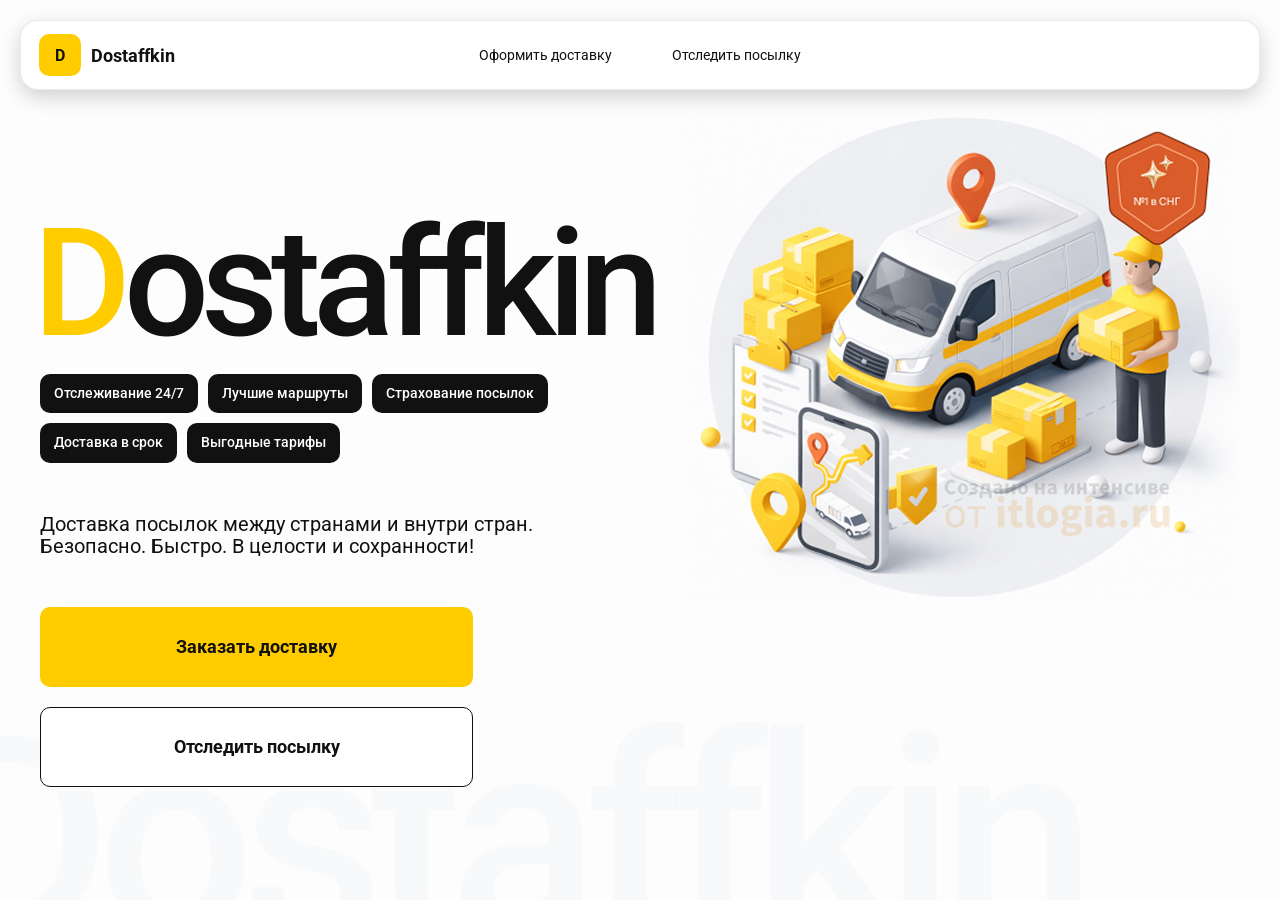
<file: index.html>
<!doctype html>
<html lang="ru">

<head>
    <meta charset="utf-8" />
    <meta name="viewport" content="width=device-width,initial-scale=1,maximum-scale=1,user-scalable=0" />
    <title>Dostaffkin — Доставка посылок между странами и внутри стран. Безопасно. Быстро. В целости и сохранности!
    </title>

    <link href="styles/base.css" rel="stylesheet" />
    <link href="styles/base_adaptive.css" rel="stylesheet" />
    <link href="styles/index.css" rel="stylesheet" />
    <link href="styles/index_adaptive.css" rel="stylesheet" />

</head>

<body>
    <div class="container">
        <header class="header">
            <a class="header-brand" href="#">
                <div class="header-logo">D</div>
                <div class="header-title">Dostaffkin</div>
            </a>
            <nav class="header-menu">
                <a class="header-link" href="./Order.html">Оформить <span>доставку</span></a>
                <a class="header-link" href="./track.html">Отследить <span>посылку</span></a>
            </nav>
        </header>
        <main class="main">
            <section class="main-info">
                <div class="main-title">
                    <span>D</span>ostaffkin
                </div>
                <div class="main-features">
                    <div class="main-feature">Отслеживание 24/7</div>
                    <div class="main-feature">Лучшие маршруты</div>
                    <div class="main-feature">Страхование посылок</div>
                    <div class="main-feature">Доставка в срок</div>
                    <div class="main-feature">Выгодные тарифы</div>
                </div>
                <div class="main-description">
                    Доставка посылок между странами и внутри стран.
                    Безопасно. Быстро. В целости и сохранности!
                </div>
                <div class="main-actions">
                    <a class="button" type="button" href="./order.html">Заказать доставку</a>
                    <a class="button button-white" type="button" href="./track.html">Отследить посылку</a>
                </div>
            </section>
            <div class="main-title-ghost">Dostaffkin</div>
            <section class="main-image">
                <img src="images/main-image.png" alt="Main image" />
            </section>
        </main>
    </div>
</body>

</html>
</file>
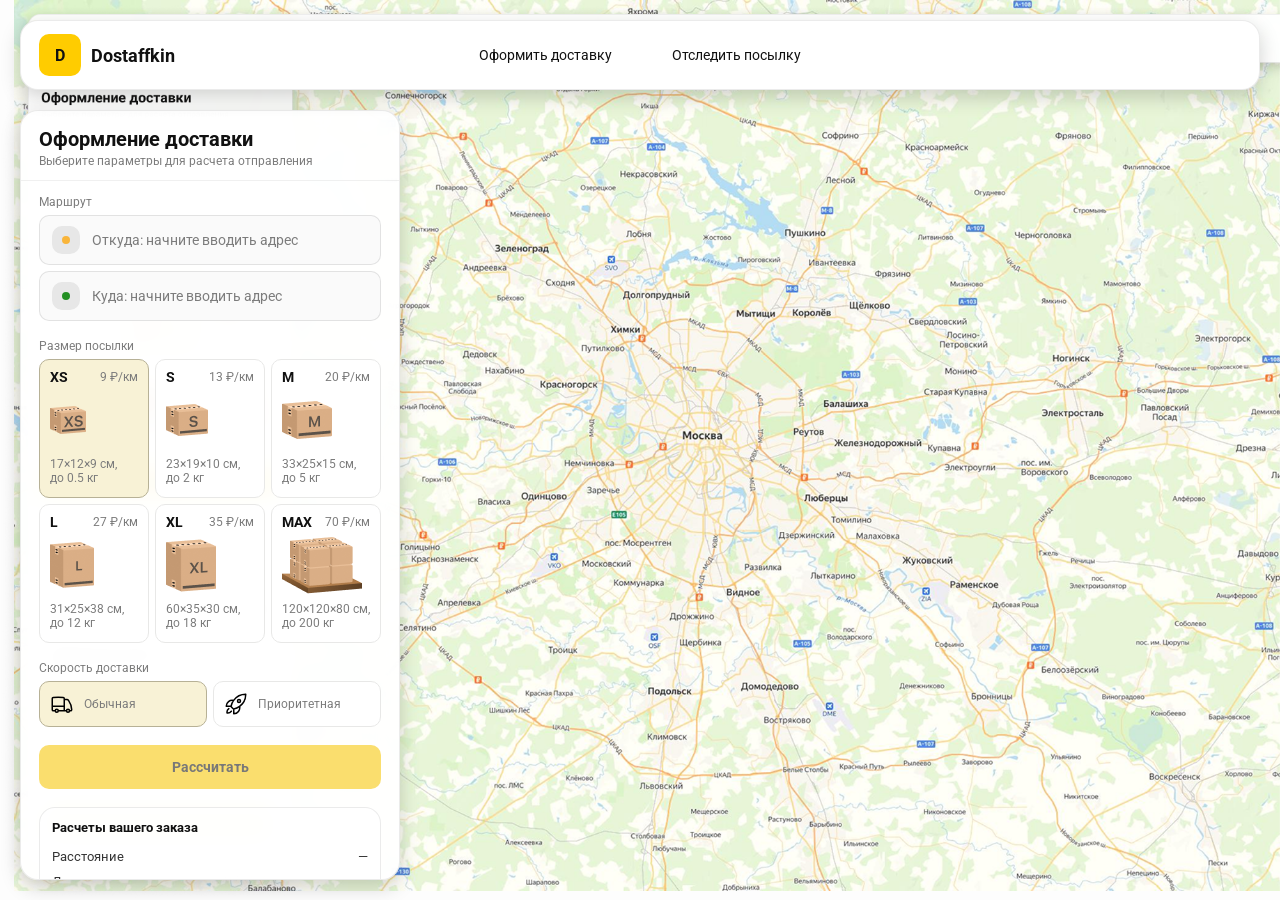
<file: order.html>
<!doctype html>
<html lang="ru">

<head>
    <meta charset="utf-8" />
    <meta name="viewport" content="width=device-width,initial-scale=1,maximum-scale=1,user-scalable=0" />
    <title>Оформление доставки</title>

    <link rel="stylesheet" href="styles/base.css" />
    <link rel="stylesheet" href="styles/base_adaptive.css" />

    <link rel="stylesheet" href="styles/order.css" />
    <link rel="stylesheet" href="styles/order_adaptive.css" />
</head>

<body>
    <div id="map"></div>

    <header class="header">
        <a class="header-brand" href="./index.html">
            <div class="header-logo">D</div>
            <div class="header-title">Dostaffkin</div>
        </a>
        <nav class="header-menu">
            <a class="header-link" href="#">Оформить <span>доставку</span></a>
            <a class="header-link" href="./track.html">Отследить <span>посылку</span></a>
        </nav>
    </header>

    <aside class="main" id="sidebar">
        <div class="main-header">
            <div class="main-title">Оформление доставки</div>
            <div class="main-text">Выберите параметры для расчета отправления</div>
        </div>
        <div class="main-content">
            <div class="main-route">
                <div class="main-block-title">Маршрут</div>
                <div class="main-fields">
                    <div class="main-field" id="fromField">
                        <div class="main-pin"></div>
                        <input id="from" placeholder="Откуда: начните вводить адрес" autocomplete="off" />
                        <div class="main-ac" id="fromAc" role="listbox" aria-label="Подсказки адресов"></div>
                    </div>

                    <div class="main-field" id="toField">
                        <div class="main-pin"></div>
                        <input id="to" placeholder="Куда: начните вводить адрес" autocomplete="off" />
                        <div class="main-ac" id="toAc" role="listbox" aria-label="Подсказки адресов"></div>
                    </div>
                </div>
            </div>

            <div class="main-package">
                <div class="main-block-title">Размер посылки</div>

                <div class="main-sizes">
                    <div class="main-size-card is-active" data-value="xs">
                        <div class="main-size-top">
                            <div class="main-size-label">XS</div>
                            <div class="main-size-rate">9 ₽/км</div>
                        </div>
                        <div class="main-size-media">
                            <img src="images/sizes/xs.png" alt="Короб XS" />
                        </div>
                        <div class="main-size-description">17×12×9 см,<br>до 0.5 кг</div>
                    </div>

                    <div class="main-size-card" data-value="s">
                        <div class="main-size-top">
                            <div class="main-size-label">S</div>
                            <div class="main-size-rate">13 ₽/км</div>
                        </div>
                        <div class="main-size-media">
                            <img src="images/sizes/s.png" alt="Короб S" />
                        </div>
                        <div class="main-size-description">23×19×10 см,<br>до 2 кг</div>
                    </div>

                    <div class="main-size-card" data-value="m">
                        <div class="main-size-top">
                            <div class="main-size-label">M</div>
                            <div class="main-size-rate">20 ₽/км</div>
                        </div>
                        <div class="main-size-media">
                            <img src="images/sizes/m.png" alt="Короб M" />
                        </div>
                        <div class="main-size-description">33×25×15 см,<br>до 5 кг</div>
                    </div>

                    <div class="main-size-card" data-value="l">
                        <div class="main-size-top">
                            <div class="main-size-label">L</div>
                            <div class="main-size-rate">27 ₽/км</div>
                        </div>
                        <div class="main-size-media">
                            <img src="images/sizes/l.png" alt="Короб L" />
                        </div>
                        <div class="main-size-description">31×25×38 см,<br>до 12 кг</div>
                    </div>

                    <div class="main-size-card" data-value="xl">
                        <div class="main-size-top">
                            <div class="main-size-label">XL</div>
                            <div class="main-size-rate">35 ₽/км</div>
                        </div>
                        <div class="main-size-media">
                            <img src="images/sizes/xl.png" alt="Короб XL" />
                        </div>
                        <div class="main-size-description">60×35×30 см,<br>до 18 кг</div>
                    </div>

                    <div class="main-size-card" data-value="max">
                        <div class="main-size-top">
                            <div class="main-size-label">MAX</div>
                            <div class="main-size-rate">70 ₽/км</div>
                        </div>
                        <div class="main-size-media main-size-media-palleta">
                            <img src="images/sizes/max.png" alt="Паллета" />
                        </div>
                        <div class="main-size-description">120×120×80 см,<br>до 200 кг</div>
                    </div>
                </div>
            </div>
            <div class="main-speed">
                <div class="main-block-title">Скорость доставки</div>

                <div class="main-speeds">
                    <div class="main-speed-card is-active" data-value="regular">
                        <img class="main-speed-media" src="images/icons/regular.svg" alt="Regular" />
                        <div class="main-speed-description">Обычная</div>
                    </div>
                    <div class="main-speed-card" data-value="fast">
                        <img class="main-speed-media" src="images/icons/fast.svg" alt="Fast" />
                        <div class="main-speed-description">Приоритетная</div>
                    </div>

                </div>
            </div>
            <div class="main-calculate-block">
                <button id="calc" class="button calculate-button" type="button" disabled>Рассчитать</button>
            </div>
            <div class="main-result" id="result">
                <div class="main-result-title">Расчеты вашего заказа</div>
                <div class="main-result-lines">
                    <div class="main-result-line"><span>Расстояние</span><span id="distanceValue">—</span></div>
                    <div class="main-result-line"><span>Доставим через</span><span id="durationValue">—</span></div>
                    <div class="main-result-line"><span>Тариф</span><span id="rateValue">—</span></div>
                </div>
                <div class="main-price">
                    <div class="main-price-label">Итого</div>
                    <div class="main-price-value" id="totalValue">—</div>
                </div>
            </div>
            <div class="main-order-box">
                <div class="main-order-form" id="orderForm">
                    <div class="main-order-title">Оформление доставки</div>
                    <div class="main-block-info-row">
                        <div class="main-block-title">Контакты</div>
                        <div class="order-fields">
                            <div class="main-field">
                                <input id="customerName" placeholder="Ваше имя" autocomplete="off" />
                            </div>
                            <div class="main-field">
                                <input id="customerPhone" placeholder="Ваш телефон" autocomplete="off"
                                    inputmode="tel" />
                            </div>
                        </div>
                    </div>
                    <div class="main-block-info-row extra-info">
                        <div class="main-block-title">Дополнительная информация</div>
                        <div class="main-field textarea">
                            <textarea id="comment" placeholder="Детали доставки и комментарии"></textarea>
                        </div>
                    </div>
                    <button id="submit" class="button main-submit-request" type="button" disabled>Отправить
                        заявку
                    </button>
                </div>

                <div class="main-order-success" id="orderSuccess">
                    <div class="main-success-icon">✓</div>
                    <div class="main-success-title">Заявка отправлена!</div>
                    <div class="main-success-title">Номер отправления – <span id="orderId"></span></div>
                    <div class="main-success-subtitle">Мы скоро свяжемся с вами</div>
                </div>
            </div>
        </div>
    </aside>

</body>

</html>
</file>
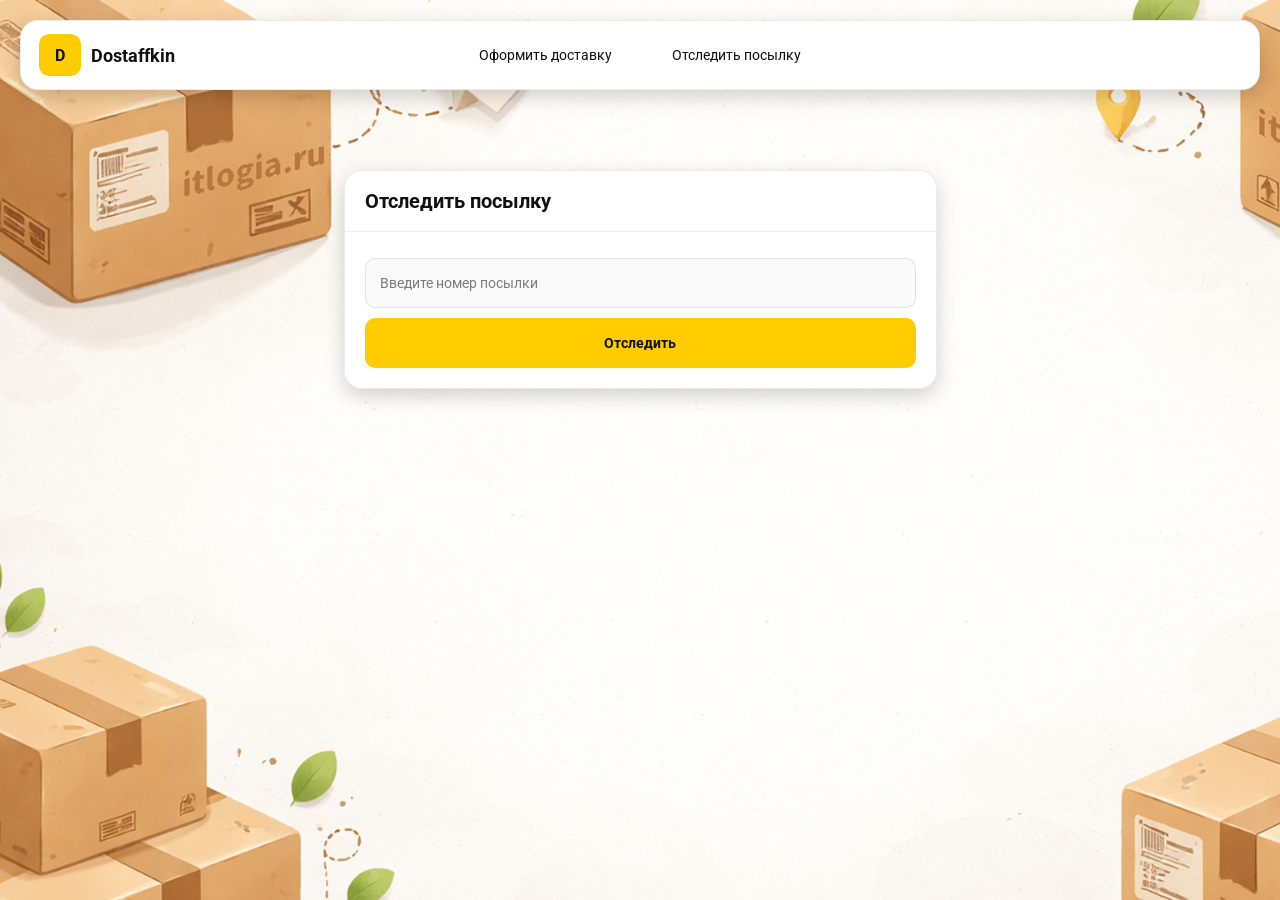
<file: track.html>
<!doctype html>
<html lang="ru">

<head>
    <meta charset="utf-8" />
    <meta name="viewport" content="width=device-width,initial-scale=1,maximum-scale=1,user-scalable=0" />
    <title>Отследить посылку</title>
    <link rel="stylesheet" href="styles/base.css" />
    <link rel="stylesheet" href="styles/base_adaptive.css" />

    <link rel="stylesheet" href="styles/track.css" />
    <link rel="stylesheet" href="styles/track_adaptive.css" />
</head>

<body>
    <div class="container">
        <header class="header">
            <a class="header-brand" href="./index.html">
                <div class="header-logo">D</div>
                <div class="header-title">Dostaffkin</div>
            </a>
            <nav class="header-menu">
                <a class="header-link" href="./Order.html">Оформить <span>доставку</span></a>
                <a class="header-link" href="#">Отследить <span>посылку</span></a>
            </nav>
        </header>
        
        <main class="track-content">
            <section class="track-card track-search">
                <div class="track-title">Отследить посылку</div>
                <div class="track-action">
                    <div class="main-field track-field">
                        <input id="trackNumber" placeholder="Введите номер посылки" autocomplete="off" />
                    </div>
                    <button id="trackButton" class="button track-button" type="button">Отследить</button>
                </div>
            </section>
            <section class="track-card track-result" id="trackResult">
                <div class="track-result-header">
                    <div class="track-id" id="trackIdValue"></div>
                    <div class="track-routes">
                        <div class="track-route">
                            <div class="track-route-pin">
                                <svg xmlns="http://www.w3.org/2000/svg" fill="none" viewBox="0 0 24 24"
                                    stroke-width="1.5" stroke="orange" class="size-6">
                                    <path stroke-linecap="round" stroke-linejoin="round"
                                        d="M15 10.5a3 3 0 1 1-6 0 3 3 0 0 1 6 0Z" />
                                    <path stroke-linecap="round" stroke-linejoin="round"
                                        d="M19.5 10.5c0 7.142-7.5 11.25-7.5 11.25S4.5 17.642 4.5 10.5a7.5 7.5 0 1 1 15 0Z" />
                                </svg>
                            </div>
                            <div class="track-route-address" id="trackFromValue">
                                Откуда: Москва, улица Арбат, 1
                            </div>
                        </div>
                        <div class="track-route track-route-arrow">
                            <svg xmlns="http://www.w3.org/2000/svg" fill="none" viewBox="0 0 24 24" stroke-width="1.5"
                                stroke="currentColor" class="size-6">
                                <path stroke-linecap="round" stroke-linejoin="round"
                                    d="M19.5 13.5 12 21m0 0-7.5-7.5M12 21V3" />
                            </svg>
                        </div>
                        <div class="track-route">
                            <div class="track-route-pin">
                                <svg xmlns="http://www.w3.org/2000/svg" fill="none" viewBox="0 0 24 24"
                                    stroke-width="1.5" stroke="green" class="size-6">
                                    <path stroke-linecap="round" stroke-linejoin="round"
                                        d="M15 10.5a3 3 0 1 1-6 0 3 3 0 0 1 6 0Z" />
                                    <path stroke-linecap="round" stroke-linejoin="round"
                                        d="M19.5 10.5c0 7.142-7.5 11.25-7.5 11.25S4.5 17.642 4.5 10.5a7.5 7.5 0 1 1 15 0Z" />
                                </svg>
                            </div>
                            <div class="track-route-address" id="trackToValue">
                                Куда: Минск, проспект Независимости, 58
                            </div>
                        </div>
                    </div>
                </div>
                <div class="track-info">
                    <div class="track-status-title">Статус данной посылки:</div>
                    <div class="track-status-list" id="trackStatusList">


                        <div class="track-status created">
                            <img src="images/icons/created.svg" class="track-status-icon" alt="Created">
                            <div class="track-status-text">
                                <div class="track-status-text-state">Создан</div>
                                <div class="track-status-text-date">10.01.2026</div>
                            </div>
                        </div>

                        <div class="track-status in-way">
                            <img src="images/icons/in-way.svg" class="track-status-icon" alt="In way">
                            <div class="track-status-text">
                                <div class="track-status-text-state">В пути: Москва</div>
                                <div class="track-status-text-date">18.01.2026</div>
                            </div>
                        </div>

                        <div class="track-status ready">
                            <img src="images/icons/ready.svg" class="track-status-icon" alt="Ready">
                            <div class="track-status-text">
                                <div class="track-status-text-state">Готов к выдаче</div>
                                <div class="track-status-text-date">25.01.2026</div>
                            </div>
                        </div>

                        <div class="track-status done">
                            <img src="images/icons/done.svg" class="track-status-icon" alt="Done">
                            <div class="track-status-text">
                                <div class="track-status-text-state">Вручен</div>
                                <div class="track-status-text-date">27.01.2026</div>
                            </div>
                        </div>

                    </div>
                </div>
            </section>
        </main>
    </div>

</body>

</html>
</file>
<file: styles/base.css>
*, *::before, *::after {
    box-sizing: border-box;
}

@font-face {
    font-family: "Roboto";
    src: url("../fonts/Roboto-Regular.ttf");
    font-weight: normal;
}

@font-face {
    font-family: "Roboto";
    src: url("../fonts/Roboto-Bold.ttf");
    font-weight: bold;
}

@font-face {
    font-family: "Roboto";
    src: url("../fonts/Roboto-Medium.ttf");
    font-weight: 500;
}

html, body {
    margin: 0;
    color: #111111;
    font-family: "Roboto", sans-serif;
}

body {
    background: #FDFDFD;
}

.header {
    border-radius: 18px;
    box-shadow: 0 7px 20px 0 #0000002E;
    backdrop-filter: blur(10px);
    background: #ffffff;
    left: 20px;
    border: 1px solid rgba(0, 0, 0, 0.08);
    position: fixed;
    right: 20px;
    top: 20px;
    padding: 14px 18px;
    height: 70px;
    display: flex;
    align-items: center;
    z-index: 6;
}

.header-brand {
    display: flex;
    align-items: center;
    text-decoration: none;
    gap: 10px;
}

.header-logo {
    width: 42px;
    height: 42px;
    border-radius: 10px;
    background: #FFCC00;
    display: grid;
    place-items: center;
    font-weight: bold;
    color: #111;
}

.header-title {
    font-size: 18px;
    font-weight: bold;
    color: #111111;
    text-decoration: none;
}

.header-menu {
    display: flex;
    align-items: center;
    gap: 60px;
    margin: 0;
    position: absolute;
    left: 50%;
    transform: translateX(-50%);
}

.header-link {
    font-size: 14px;
    color: #111111;
    text-decoration: none;
}

.button {
    border: 0;
    outline: none;
    height: 44px;
    border-radius: 10px;
    font-size: 14px;
    font-weight: bold;
    cursor: pointer;
    font-family: inherit;
    transition: transform .08s ease, opacity .12s ease;
    background: #ffcc00;
    color: #111111;
    text-align: center;
    text-decoration: none;
}

.button:hover {
    background-color: #E5BC19;
}

.button:disabled {
    cursor: not-allowed;
    background-color: #FADE6E;
    color: #787878;
    transform: none;
}

.button.button-white {
    background: #ffffff;
    border: 1px solid #111111;
}

.button.button-white:hover {
    background: rgb(241 241 241);
}

.main-field {
    display: flex;
    align-items: center;
    margin-top: 6px;
    gap: 10px;
    border: 1px solid #1111111A;
    background: #FAFAFA;
    border-radius: 10px;
    padding: 10px 12px;
    position: relative;
    box-sizing: border-box;
    height: 50px;
}

.main-field.textarea {
    height: auto;
}

.main-pin {
    width: 28px;
    height: 28px;
    border-radius: 10px;
    background: rgba(17, 17, 17, 0.08);
    display: grid;
    place-items: center;
    flex: 0 0 auto;
    position: relative;
}

.main-pin::before {
    content: "";
    width: 8px;
    height: 8px;
    border-radius: 999px;
    background: orange;
    opacity: .75;
    display: block;
}

.main-field:last-child .main-pin::before {
    background: green;
    opacity: .85;
}

input, textarea {
    width: 100%;
    border: 0;
    outline: none;
    background: transparent;
    font-size: 14px;
    color: #111111;
    font-family: inherit;
}

textarea {
    resize: vertical;
    min-height: 72px;
    padding: 2px 0;
}

input::placeholder, textarea::placeholder {
    color: #7C7C7C;
}

.main-field:focus-within {
    border-color: rgba(0, 0, 0, 0.20);
    box-shadow: 0 0 0 4px rgba(255, 204, 0, 0.35);
    background: rgba(255, 255, 255, 0.75); 
}
</file>
<file: styles/base_adaptive.css>
@media (max-width: 767px) {
    .header {
        left: 10px;
        right: 10px;
        top: 10px;
    }

    .header-link span {
        display: none;
    }

    .header-menu {
        gap: 20px;
        justify-content: flex-start;
        margin: 0 0 0 30px;
        position: static;
        transform: none;
    }
}

@media (max-width: 420px) {
    .header-title {
        display: none;
    }
}

@media (max-width: 374px) {
    .header-menu {
        gap: 10px;
        margin: 0 0 0 10px;
    }
}
</file>
<file: styles/index.css>
.container {
    overflow: hidden;
    min-height: 100vh;
}

.main {
    padding: 111px 40px 40px;
    position: relative;
    display: flex;
}

.main-info {
    max-width: 840px;
    width: 100%;
    position: relative;
}

.main-title {
    margin-top: 98px;
    font-weight: 500;
    font-size: 200px;
    line-height: 1;
    letter-spacing: -0.05em;
    color: #111111;
    left: -15px;
    position: relative;
}

.main-title span {
    color: #ffcc00;
}

.main-features {
    margin-top: 15px;
    display: flex;
    flex-wrap: wrap;
    gap: 10px;
}

.main-feature {
    background: #111111;
    color: #ffffff;
    padding: 12px 14px;
    font-weight: 500;
    font-size: 14px;
    line-height: 1.1;
    border-radius: 10px;
}

.main-description {
    margin-top: 50px;
    max-width: 500px;
    font-size: 20px;
    line-height: 1.1;
    color: #111111;
}

.main-actions {
    margin-top: 50px;
    display: flex;
    flex-direction: column;
    gap: 20px;
}

.main-actions .button {
    height: 80px;
    width: 433px;
    font-size: 18px;
    font-weight: bold;
    place-items: center;
    display: grid;
}

.main-title-ghost {
    position: absolute;
    z-index: -1;
    left: -70px;
    bottom: -150px;
    font-weight: 500;
    font-size: 278px;
    line-height: 1;
    letter-spacing: -0.05em;
    color: #ECEDF04D;
}

.main-image {
    width: 1024px;
    top: 100px;
    z-index: -2;
}

.main-image img {
    width: 100%;
    max-width: 1024px;
    height: auto;
    display: block;
}
</file>
<file: styles/index_adaptive.css>
@media (max-width: 1760px) {
    .main-title {
        font-size: 150px;
        left: -7px;
    }

    .main-info {
        max-width: 640px;
    }
}

@media (max-width: 1200px) {
    .main-info {
        max-width: 540px;
    }

    .main {
        padding: 111px 20px 20px;
    }

    .main-title {
        font-size: 120px;
        left: -4px;
    }

    .main-title-ghost {
        font-size: 220px;
    }
}

@media (max-width: 1024px) {
    .main-title {
        margin-top: 30px;
    }

    .main {
        flex-direction: column-reverse;
    }

    .main-image {
        max-width: 350px;
        position: absolute;
        left: 370px;
        top: 370px;
    }

    .main-info {
        max-width: 100%;
    }

    .main-actions {
        gap: 10px;
    }

    .main-actions .button {
        height: 50px;
        font-size: 14px;
        width: auto;
        max-width: 300px;
    }

    .main-description {
        max-width: 350px;
    }
}

@media (max-width: 570px) {
    .main-title {
        font-size: 88px;
    }

    .main-description {
        max-width: 100%
    }

    .main-actions {
       width: 100%;
    }

    .main-actions .button {
        width: 100%;
        max-width: 100%
    }

    .main-image {
        max-width: 650px;
        position: absolute;
        left: 170px;
        top: 70px;
        opacity: 0.2;
    }
}

@media (max-width: 400px) {
    .main-title {
        font-size: 70px;
    }
}
</file>
<file: styles/order.css>
#map {
    background-image: url("../images/order-bg.png");
    background-size: cover;
    position: fixed;
    inset: 0;
}

.main {
    border-radius: 18px;
    box-shadow: 0 7px 20px 0 #0000002E;
    backdrop-filter: blur(10px);
    background: rgba(255, 255, 255, 0.96);
    left: 20px;
    border: 1px solid rgba(0, 0, 0, 0.08);
    position: fixed;
    top: 110px;
    bottom: 20px;
    width: 380px;
    display: flex;
    flex-direction: column;
    overflow: hidden;
    z-index: 5;
}

.main-header {
    padding: 18px 18px 12px 18px;
    border-bottom: 1px solid rgba(0, 0, 0, 0.06);
    display: flex;
    flex-direction: column;
}

.main-title {
    font-size: 20px;
    line-height: 100%;
    font-weight: bold;
}

.main-text {
    font-size: 12px;
    margin-top: 5px;
    color: #7C7C7C;
}

.main-content {
    padding: 14px 18px 18px 18px;
    overflow: auto;
    scrollbar-width: none;
    display: flex;
    flex-direction: column;
    gap: 18px;
    flex: 1;
}

.main-block-title {
    font-size: 12px;
    color: #7C7C7C;
}

.main-route .main-block-title,
.main-package .main-block-title {
    margin-bottom: 6px;
}

.main-field {
    display: flex;
    align-items: center;
    margin-top: 6px;
    gap: 10px;
    border: 1px solid #1111111A;
    background: #FAFAFA;
    border-radius: 10px;
    padding: 10px 12px;
    position: relative;
    box-sizing: border-box;
    height: 50px;
}

.main-field.textarea {
    height: auto;
}

.main-pin {
    width: 28px;
    height: 28px;
    border-radius: 10px;
    background: rgba(17, 17, 17, 0.08);
    display: grid;
    place-items: center;
    flex: 0 0 auto;
    position: relative;
}

.main-pin::before {
    content: "";
    width: 8px;
    height: 8px;
    border-radius: 999px;
    background: orange;
    opacity: .75;
    display: block;
}

.main-field:last-child .main-pin::before {
    background: green;
    opacity: .85;
}

input, textarea {
    width: 100%;
    border: 0;
    outline: none;
    background: transparent;
    font-size: 14px;
    color: #111111;
    font-family: inherit;
}

textarea {
    resize: vertical;
    min-height: 72px;
    padding: 2px 0;
}

input::placeholder, textarea::placeholder {
    color: #7C7C7C;
}

.main-field:focus-within {
    border-color: rgba(0, 0, 0, 0.20);
    box-shadow: 0 0 0 4px rgba(255, 204, 0, 0.35);
    background: rgba(255, 255, 255, 0.75);
}

.main-sizes {
    display: grid;
    gap: 6px;
    grid-template-columns: repeat(3, 1fr);
}

.main-size-card {
    border: 1px solid #E8E8E7;
    background: #FFFFFF;
    border-radius: 10px;
    padding: 10px;
    cursor: pointer;
    user-select: none;
    transition: transform .08s ease, border-color .12s ease, background .12s ease;
    min-height: 139px;
}

.main-size-card:hover {
    transform: translateY(-1px);
}

.main-size-card.is-active {
    background-color: #F8F2D6;
    border-color: #B7B196;
}

.main-size-top {
    display: flex;
    align-items: center;
    justify-content: space-between;
}

.main-size-label {
    font-weight: bold;
    font-size: 14px;
    color: #111111;
    line-height: 100%;
}

.main-size-rate {
    font-size: 12px;
    color: #7C7C7C;
    line-height: 100%;
}

.main-size-media {
    margin-top: 8px;
    height: 57px;
}

.main-size-description {
    margin-top: 8px;
    font-size: 12px;
    color: #7C7C7C;
    line-height: 1.2;
}

.calculate-button {
    width: 100%;
}

.main-result {
    border: 1px solid rgba(0, 0, 0, 0.08);
    background: rgba(255, 255, 255, 0.75);
    border-radius: 16px;
    padding: 12px;
    line-height: 1.25;
}

.main-result-title {
    font-weight: bold;
    font-size: 13px;
    color: #111111;
    margin-bottom: 13px;
}

.main-result-lines {
    gap: 8px;
    display: flex;
    flex-direction: column;
}

.main-result-line {
    font-size: 13px;
    color: rgba(17, 17, 17, 0.85);
    display: flex;
    justify-content: space-between;
}

.main-price {
    margin-top: 18px;
    padding-top: 10px;
    border-top: 1px dashed rgba(0, 0, 0, 0.12);
    display: flex;
    align-items: baseline;
    justify-content: space-between;
}

.main-price-label {
    font-size: 12px;
    color: rgba(17, 17, 17, 0.55);
}

.main-price-value {
    font-size: 20px;
    font-weight: bold;
    color: #111111;
    letter-spacing: -0.3px;
}
.main-order-box {
    background: #ffffff;
    border: 1px solid #E8E8E7;
    border-radius: 10px;
    padding: 12px;
}

.main-order-title {
    margin-bottom: 8px;
    font-weight: bold;
    font-size: 14px;
    color: #111111;
}

.main-block-info {
    display: flex;
    flex-direction: column;
    gap: 6px;
}

.order-fields {
    display: grid;
    grid-template-columns: 1fr 1fr;
    column-gap: 10px;
    margin-top: 6px;
}

.main-block-info-row.extra-info {
    display: block;
    margin-top: 13px;
}

.main-submit-request {
    width: 100%;
    margin-top: 6px;
}

.main-order-success {
    display: none;
    text-align: center;
    padding: 22px 12px;
    gap: 12px;
}

.main-order-success.is-visible {
    display: flex;
    flex-direction: column;
    align-items: center;
}

.main-success-icon {
    width: 56px;
    height: 56px;
    border-radius: 50%;
    background: #16a34a;
    color: #ffffff;
    display: grid;
    place-items: center;
    font-size: 30px;
}

.main-success-title {
    font-size: 14px;
    font-weight: bold;
    color: #111111;
}

.main-success-subtitle {
    font-size: 12px;
    color: rgba(17, 17, 17, 0.55);
    line-height: 1.3;
}

.main-speed .main-block-title {
    margin-bottom: 6px;
}

.main-speeds {
    display: grid;
    gap: 6px;
    grid-template-columns: repeat(2, 1fr);
}

.main-speed-card {
    border: 1px solid #E8E8E7;
    background: #FFFFFF;
    border-radius: 10px;
    padding: 10px;
    cursor: pointer;
    user-select: none;
    transition: transform .08s ease, border-color .12s ease, background .12s ease;
    display: flex;
    align-items: center;
    gap: 10px;
}

.main-speed-card:hover {
    transform: translateY(-1px);
}

.main-speed-card.is-active {
    background-color: #F8F2D6;
    border-color: #B7B196;
}

.main-speed-description {
    font-size: 12px;
    color: #7C7C7C;
    line-height: 1.2;
}
</file>
<file: styles/order_adaptive.css>
@media (max-width: 767px) {
    .main {
        left: 10px;
        right: 10px;
        top: 50%;
        bottom: 12px;
        width: auto;
        max-width: none;
    }
}

@media (max-width: 420px) {
    .main-sizes {
        grid-template-columns: repeat(2, 1fr);
    }
}
</file>
<file: styles/track.css>
.container {
    background: #F4F4F4 url("../images/track-bg.png");
    background-size: cover;
    min-height: 100vh;
    padding: 170px 0 50px 0;
}

.track-content {
    width: 593px;
    margin: 0 auto;
}

.track-card {
    width: 100%;
    border-radius: 18px;
    box-shadow: 0 7px 20px 0 #0000002E;
    backdrop-filter: blur(10px);
    background: rgba(255, 255, 255, 0.96);
    border: 1px solid rgba(0, 0, 0, 0.08);
}

.track-title {
    font-size: 20px;
    line-height: 100%;
    font-weight: bold;
    border-bottom: 1px solid #EEEEEE;
    padding: 20px;
}

.track-action {
    padding: 20px;
}

.track-button {
    width: 100%;
    height: 50px;
}

.track-field {
    margin-bottom: 10px;
}

.track-result {
    margin-top: 5px;
    display: none;
}

.track-result.is-visible {
    display: block;
}

.track-result-header {
    font-weight: bold;
    font-size: 14px;
    color: #111111;
    padding: 20px;
    border-bottom: 1px solid #EEEEEE;
}

.track-id {
    margin-bottom: 12px;
    font-size: 20px;
}

.track-routes {
    display: flex;
    flex-direction: column;
    gap: 10px;
    font-weight: normal;
}

.track-route {
    display: flex;
    align-items: center;
    gap: 10px;
}

.track-route-pin {
    width: 24px;
    height: 24px;
    flex-shrink: 0;
}

.track-route-arrow {
    padding: 15px 0;
    width: 24px;
    height: 24px;
}

.track-info {
    padding: 20px;
}

.track-status {
    display: flex;
    align-items: center;
    font-size: 12px;
    gap: 10px;
}

.track-status-title {
    font-size: 14px;
    color: #111111;
    margin-bottom: 20px;
}

.track-status-list {
    display: flex;
    flex-direction: column;
    gap: 15px;
}

.track-status-icon {
    width: 40px;
    height: 40px;
    border-radius: 50%;
    background: rgba(17, 17, 17, 0.08);
    display: grid;
    place-items: center;
    flex: 0 0 auto;
}

.track-status.created .track-status-icon {
    background-color: #F1CB00;
}

.track-status.in-way .track-status-icon {
    background-color: #F08A11;
}

.track-status.ready .track-status-icon {
    background-color: #A35D0A;
}

.track-status.done .track-status-icon {
    background-color: #37C93B;
}

.track-status-text {
    display: flex;
    align-items: center;
    justify-content: space-between;
    color: #111111;
    font-size: 12px;
    flex: 1;
}

.track-status-date {
    color: rgba(17, 17, 17, 0.55);
}
</file>
<file: styles/track_adaptive.css>
@media (max-width: 767px) {
    .container {
        padding: 130px 0 50px 0;
    }

    .track-content {
        width: 100%;
        padding-left: 10px;
        padding-right: 10px;
    }

    .track-result-header {
        padding: 20px;
    }
}
</file>
